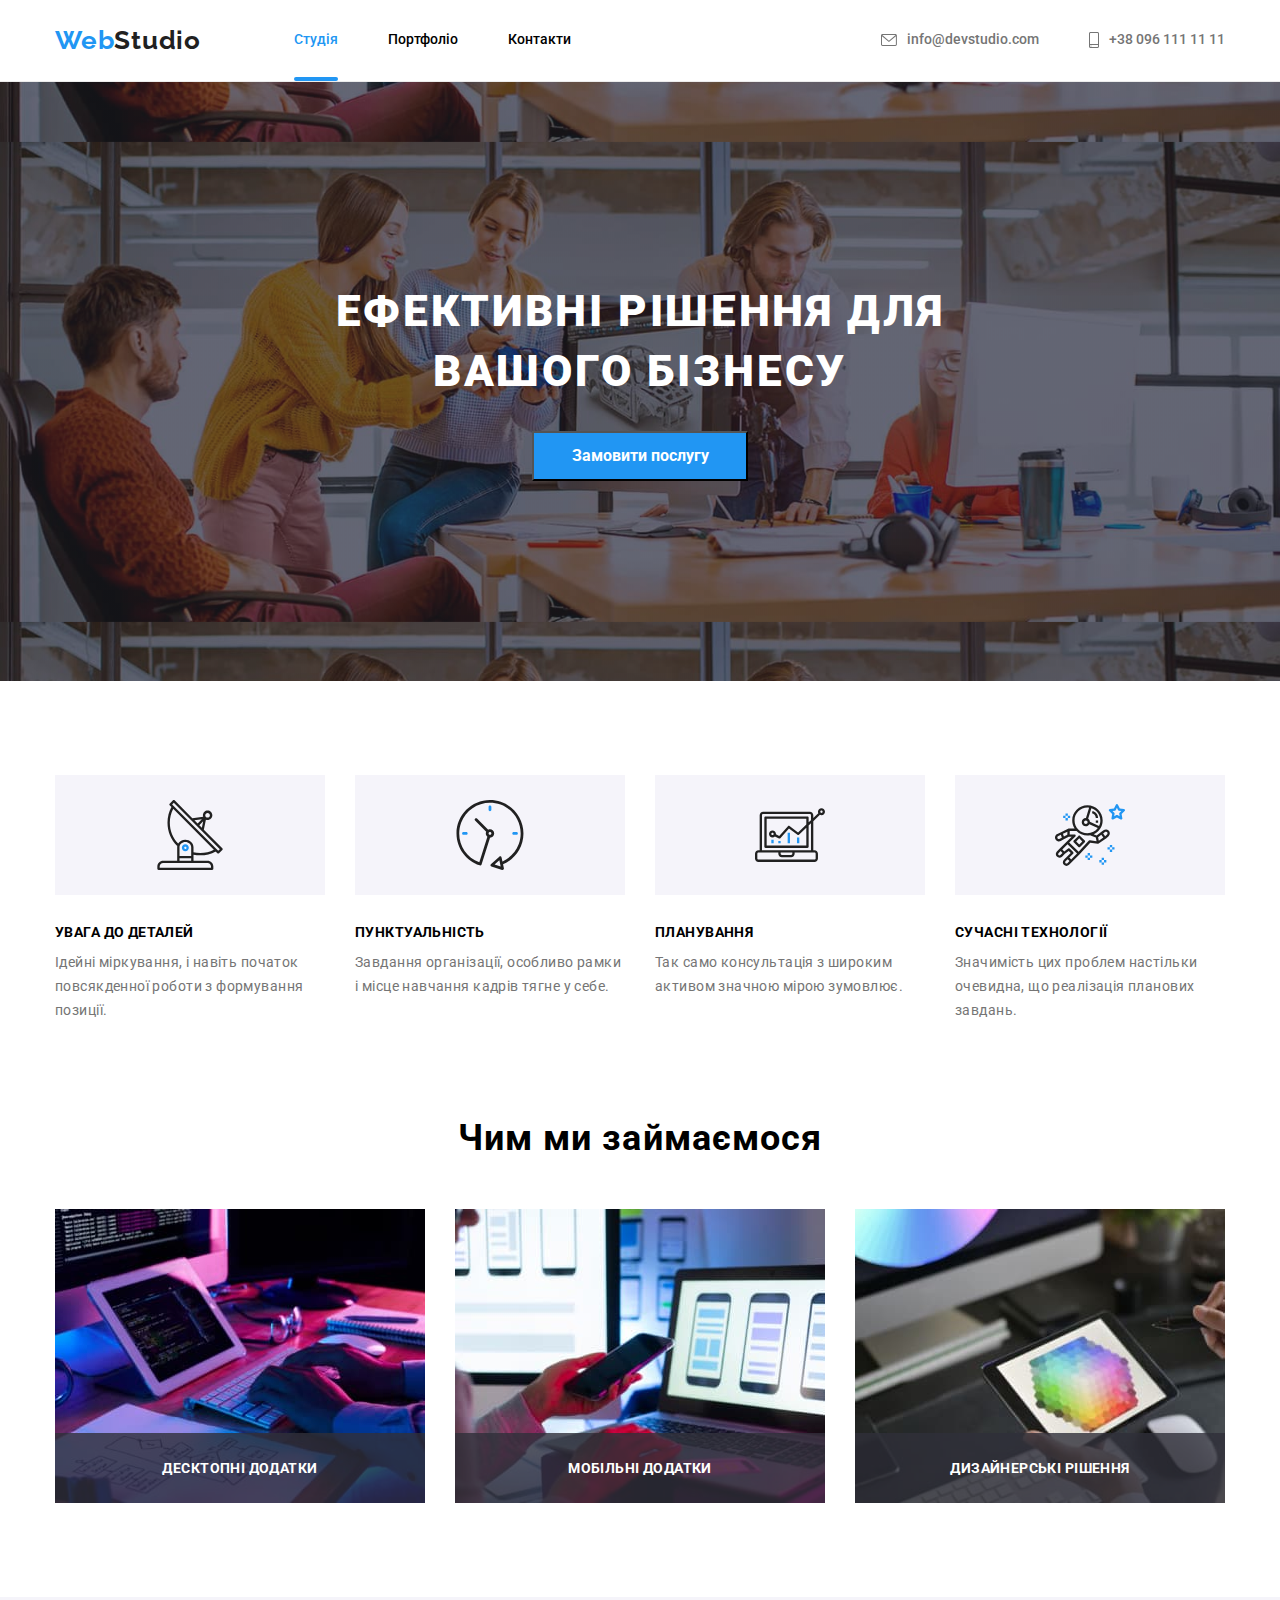
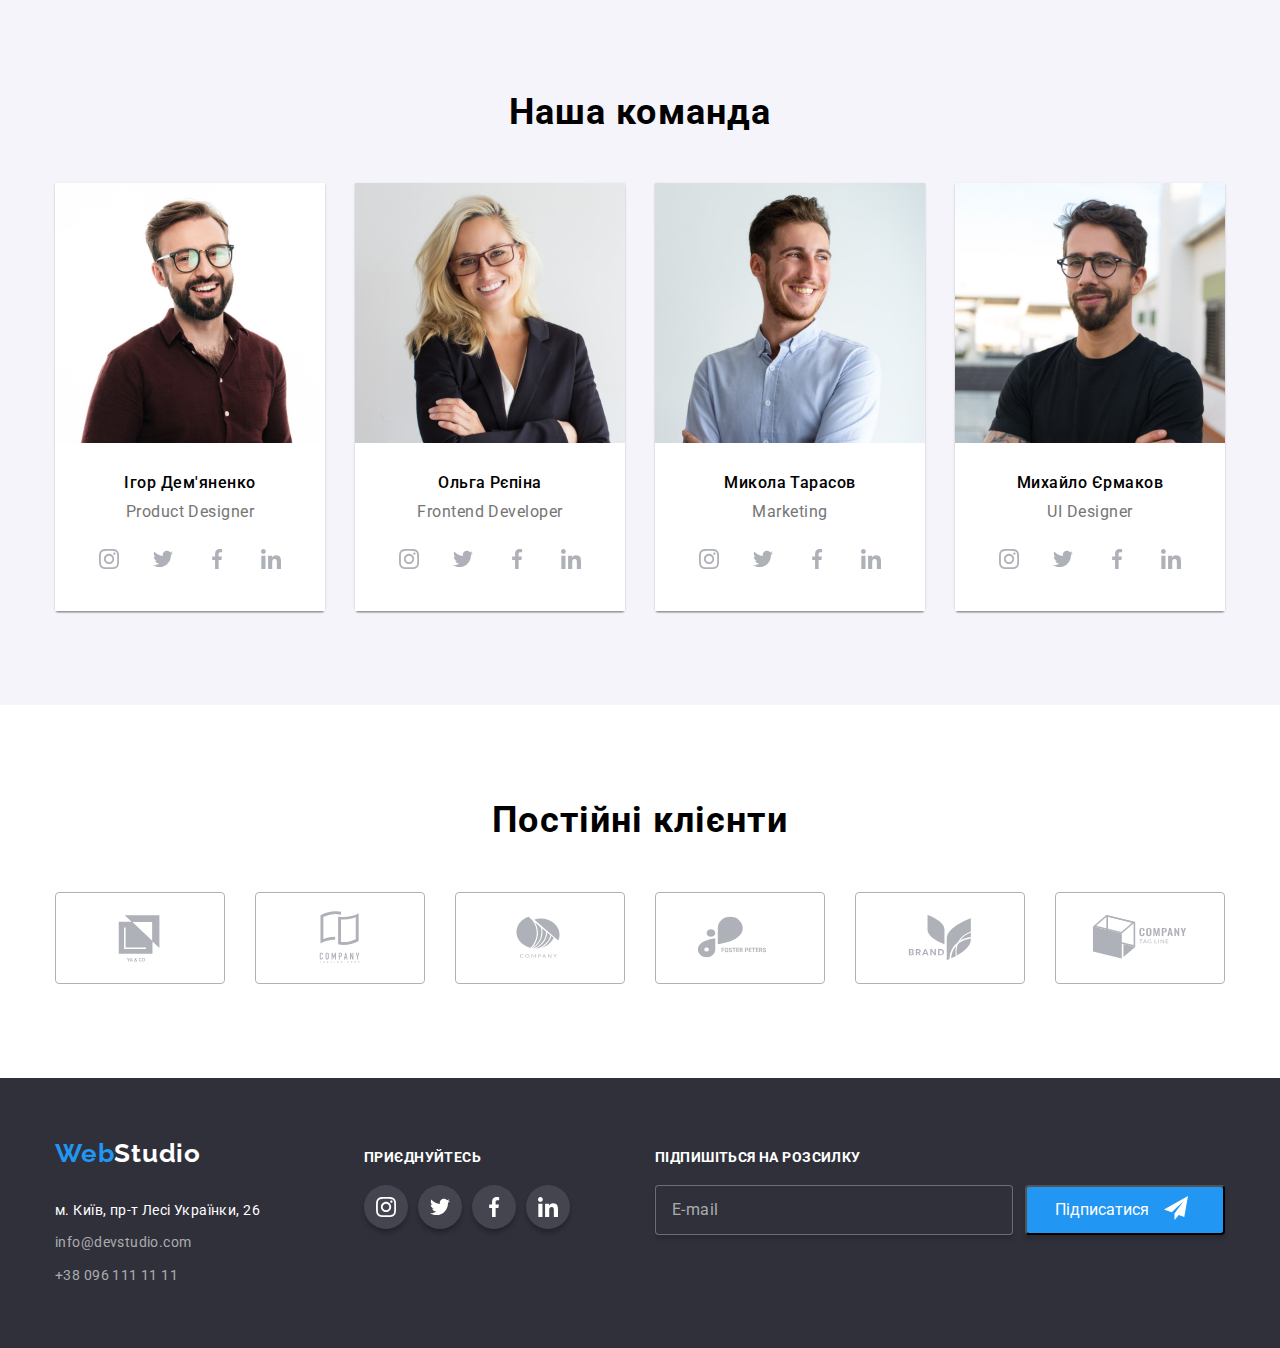
<file: index.html>
<!DOCTYPE html>
<html lang="uk">

<head>
  <meta charset="UTF-8" />
  <meta http-equiv="X-UA-Compatible" content="IE=edge" />
  <meta name="viewport" content="width=device-width, initial-scale=1.0" />
  <title>Web Studio</title>
  <link href="https://fonts.googleapis.com/css2?family=Raleway:wght@700&family=Roboto:wght@400;500;700;900&display=swap"
    rel="stylesheet" />
  <link rel="stylesheet"
    href="https://cdnjs.cloudflare.com/ajax/libs/modern-normalize/1.1.0/modern-normalize.min.css" />
  <!-- <link rel="stylesheet" href="./css/style.css" /> -->
  <link rel="stylesheet" href="./css/main.min.css" />
</head>

<body>
  <!-- Шапка сайта -->
  <header>
    <div class="container main-block">
      <nav class="logo-block">

        <a href="./index.html" class="logo-block__link">
          <span class="logo-block__firstword">Web</span>Studio
        </a>

        <ul class="list">
          <li class="list__item"><a href="" class="list__links--studcolor">Студія
            </a>


          </li>
          <li class="list__item"><a href="./portfolio.html" class="list__links">Портфоліо</a></li>
          <li class="list__item"><a href="" class="list__links">Контакти</a></li>
        </ul>
      </nav>
      <ul class="list">
        <li class="list__item">

          <a href="mailto:info@devstudio.com" class="list__links connection">
            <svg class="special-icon" width="16" height="12">
              <use href="./Image/icons.svg#icon-envelope"></use>
            </svg>
            info@devstudio.com
          </a>
        </li>
        <li class="list__item">
          <a href="tel:+380961111111" class="list__links connection">
            <svg class="special-icon" width="10" height="16">
              <use href="./Image/icons.svg#icon-smartphone"></use>
            </svg>
            +38 096 111 11 11</a>
        </li>
      </ul>
    </div>
  </header>
  <main>
    <!-- Герой. Первая секция -->
    <section class="hero section">
      <div class="container">
        <h1 class="hero__topic">Ефективні рішення для вашого бізнесу</h1>

        <button type="button" class="hero__button" data-modal-open>Замовити послугу</button>
      </div>
    </section>
    <!-- Вторая секция -->

    <section class="section section-parament">
      <div class="container">
        <!-- <h2>Друга секція про те як ми працюємо</h2> -->
        <ul class="paraments">
          <li class="paraments__link">
            <div class="paraments__item">
              <svg class="paraments__icon" width="70" height="70">
                <use href="./Image/icons.svg#icon-antenna"></use>
              </svg>
            </div>
            <h3 class="advant">УВАГА ДО ДЕТАЛЕЙ</h3>
            <p class="advant__text">
              Ідейні міркування, і навіть початок повсякденної роботи з
              формування позиції.
            </p>
          </li>
          <li class="paraments__link">
            <div class="paraments__item">
              <svg class="paraments__icon" width="70" height="70">
                <use href="./Image/icons.svg#icon-clock"></use>
              </svg>
            </div>
            <h3 class="advant">ПУНКТУАЛЬНІСТЬ</h3>
            <p class="advant__text">
              Завдання організації, особливо рамки і місце навчання кадрів тягне
              у себе.
            </p>
          </li>
          <li class="paraments__link">
            <div class="paraments__item">
              <svg class="paraments__icon" width="70" height="70">
                <use href="./Image/icons.svg#icon-diagram"></use>
              </svg>
            </div>
            <h3 class="advant">ПЛАНУВАННЯ</h3>
            <p class="advant__text">
              Так само консультація з широким активом значною мірою зумовлює.
            </p>
          </li>
          <li class="paraments__link">
            <div class="paraments__item">
              <svg class="paraments__icon" width="70" height="70">
                <use href="./Image/icons.svg#icon-astronaut"></use>
              </svg>
            </div>
            <h3 class="advant">СУЧАСНІ ТЕХНОЛОГІЇ</h3>
            <p class="advant__text">
              Значимість цих проблем настільки очевидна, що реалізація планових
              завдань.
            </p>
          </li>
        </ul>
      </div>
    </section>

    <!-- Третья секция -->

    <section class="section">
      <div class="container">
        <h2 class="about-us">Чим ми займаємося</h2>
        <ul class="third-blocks">
          <li class="third-blocks__item">
            <img src="./Image/box1.jpg" alt="Робота з моноблоком" width="370" class="third-blocks__picter" />
            <div class="posa-picter">
              <p class="posa-picter__text">Десктопні додатки</p>
            </div>
          </li>
          <li class="third-blocks__item">
            <img src="./Image/box2.jpg" alt="Робота з лептопом" width="370" class="third-blocks__picter" />
            <div class="posa-picter">
              <p class="posa-picter__text">Мобільні додатки</p>
            </div>
          </li>
          <li class="third-blocks__item">
            <img src="./Image/box3.jpg" alt="Робота з планшетом" width="370" class="third-blocks__picter" />
            <div class="posa-picter">
              <p class="posa-picter__text">Дизайнерські рішення</p>
            </div>
          </li>
        </ul>
      </div>
    </section>

    <!-- Четвертая секция -->

    <section class="section sectoin-color">
      <div class="container">

        <h2 class="about-us">Наша команда</h2>
        <ul class="team">
          <li class="team__item">
            <img src="./Image/img1.jpg" alt="Ігор Дем'яненко" width="270" class="team__foto" />
            <div class="card">
              <h3 class="card__name">Ігор Дем'яненко</h3>
              <p class="card__prof">Product Designer</p>
              <ul class="social-list">
                <li class="social-list__item">
                  <a href="" class="social-list__link">
                    <svg class="social-list__icon" width="20" height="20">
                      <use href="./Image/icons.svg#icon-instagram"></use>
                    </svg>
                  </a>
                </li>
                <li class="social-list__item">
                  <a href="" class="social-list__link">
                    <svg class="social-list__icon" width="20" height="20">
                      <use href="./Image/icons.svg#icon-twitter"></use>
                    </svg>
                  </a>
                </li>
                <li class="social-list__item">
                  <a href="" class="social-list__link">
                    <svg class="social-list__icon" width="20" height="20">
                      <use href="./Image/icons.svg#icon-facebook"></use>
                    </svg>
                  </a>
                </li>
                <li class="social-list__item">
                  <a href="" class="social-list__link">
                    <svg class="social-list__icon" width="20" height="20">
                      <use href="./Image/icons.svg#icon-linkedin"></use>
                    </svg>
                  </a>
                </li>
              </ul>
            </div>
          </li>
          <li class="team__item">
            <img src="./Image/img2.jpg" alt="Ольга Рєпіна" width="270" class="team__foto" />
            <div class="card">
              <h3 class="card__name">Ольга Рєпіна</h3>
              <p class="card__prof">Frontend Developer</p>
              <ul class="social-list">
                <li class="social-list__item">
                  <a href="" class="social-list__link">
                    <svg class="social-list__icon" width="20" height="20">
                      <use href="./Image/icons.svg#icon-instagram"></use>
                    </svg>
                  </a>
                </li>
                <li class="social-list__item">
                  <a href="" class="social-list__link">
                    <svg class="social-list__icon" width="20" height="20">
                      <use href="./Image/icons.svg#icon-twitter"></use>
                    </svg>
                  </a>
                </li>
                <li class="social-list__item">
                  <a href="" class="social-list__link">
                    <svg class="social-list__icon" width="20" height="20">
                      <use href="./Image/icons.svg#icon-facebook"></use>
                    </svg>
                  </a>
                </li>
                <li class="social-list__item">
                  <a href="" class="social-list__link">
                    <svg class="social-list__icon" width="20" height="20">
                      <use href="./Image/icons.svg#icon-linkedin"></use>
                    </svg>
                  </a>
                </li>
              </ul>
            </div>
          </li>
          <li class="team__item">
            <img src="./Image/img3.jpg" alt="Микола Тарасов" width="270" class="team__foto" />
            <div class="card">
              <h3 class="card__name">Микола Тарасов</h3>
              <p class="card__prof">Marketing</p>
              <ul class="social-list">
                <li class="social-list__item">
                  <a href="" class="social-list__link">
                    <svg class="social-list__icon" width="20" height="20">
                      <use href="./Image/icons.svg#icon-instagram"></use>
                    </svg>
                  </a>
                </li>
                <li class="social-list__item">
                  <a href="" class="social-list__link">
                    <svg class="social-list__icon" width="20" height="20">
                      <use href="./Image/icons.svg#icon-twitter"></use>
                    </svg>
                  </a>
                </li>
                <li class="social-list__item">
                  <a href="" class="social-list__link">
                    <svg class="social-list__icon" width="20" height="20">
                      <use href="./Image/icons.svg#icon-facebook"></use>
                    </svg>
                  </a>
                </li>
                <li class="social-list__item">
                  <a href="" class="social-list__link">
                    <svg class="social-list__icon" width="20" height="20">
                      <use href="./Image/icons.svg#icon-linkedin"></use>
                    </svg>
                  </a>
                </li>
              </ul>
            </div>
          </li>
          <li class="team__item">
            <img src="./Image/img4.jpg" alt="Михайло Єрмаков" width="270" class="team__foto" />
            <div class="card">
              <h3 class="card__name">Михайло Єрмаков</h3>
              <p class="card__prof">UI Designer</p>
              <ul class="social-list">
                <li class="social-list__item">
                  <a href="" class="social-list__link">
                    <svg class="social-list__icon" width="20" height="20">
                      <use href="./Image/icons.svg#icon-instagram"></use>
                    </svg>
                  </a>
                </li>
                <li class="social-list__item">
                  <a href="" class="social-list__link">
                    <svg class="social-list__icon" width="20" height="20">
                      <use href="./Image/icons.svg#icon-twitter"></use>
                    </svg>
                  </a>
                </li>
                <li class="social-list__item">
                  <a href="" class="social-list__link">
                    <svg class="social-list__icon" width="20" height="20">
                      <use href="./Image/icons.svg#icon-facebook"></use>
                    </svg>
                  </a>
                </li>
                <li class="social-list__item">
                  <a href="" class="social-list__link">
                    <svg class="social-list__icon" width="20" height="20">
                      <use href="./Image/icons.svg#icon-linkedin"></use>
                    </svg>
                  </a>
                </li>
              </ul>
            </div>
          </li>
        </ul>
      </div>
    </section>

    <!-- П`ята секція -->

    <section class="section">
      <div class="container">
        <h2 class="about-us">Постійні клієнти</h2>


        <ul class="compani">
          <li class="compani__item">
            <a href="" class="compani__link">
              <svg class="compani__icon" width="106" height="60">
                <use href="./Image/icons.svg#icon-Logo"></use>
              </svg>
            </a>
          </li>
          <li class="compani__item">
            <a href="" class="compani__link">
              <svg class="compani__icon" width="106" height="60">
                <use href="./Image/icons.svg#icon-Logo_2"></use>
              </svg>
            </a>
          </li>
          <li class="compani__item">
            <a href="" class="compani__link">
              <svg class="compani__icon" width="106" height="60">
                <use href="./Image/icons.svg#icon-Logo_3"></use>
              </svg>
            </a>
          </li>
          <li class="compani__item">
            <a href="" class="compani__link">
              <svg class="compani__icon" width="106" height="60">
                <use href="./Image/icons.svg#icon-Logo_4"></use>
              </svg>
            </a>
          </li>
          <li class="compani__item">
            <a href="" class="compani__link">
              <svg class="compani__icon" width="106" height="60">
                <use href="./Image/icons.svg#icon-Logo_5"></use>
              </svg>
            </a>
          </li>
          <li class="compani__item">
            <a href="" class="compani__link">
              <svg class="compani__icon" width="106" height="60">
                <use href="./Image/icons.svg#icon-Logo_6"></use>
              </svg>
            </a>
          </li>
        </ul>
      </div>

    </section>

  </main>
  <!-- Футер -->
  <footer class="footer-color">
    <div class="container footer-container">
      <div class="footer-adress">
        <a href="./index.html" class="logo-block__link secondword">
          <span class="logo-block__firstword">Web</span>Studio
        </a>

        <address class="all-adress">
          <span class="all-adress__post"> м. Київ, пр-т Лесі Українки, 26 </span>
          <a href="mailto:info@devstudio.com" class="all-adress__mail">info@devstudio.com</a>
          <a href="tel:+380961111111" class="all-adress__phone tlf-foot">+38 096 111 11 11</a>
        </address>
      </div>
      <div class="footer-icon">
        <h3 class="footer-icon__articl">приєднуйтесь</h3>
        <ul class="social-list">
          <li class="social-list__item">
            <a href="" class="social-list__link foot-link">
              <svg class="social-list__icon foot-social" width="20" height="20">
                <use href="./Image/icons.svg#icon-instagram"></use>
              </svg>
            </a>
          </li>
          <li class="social-list__item">
            <a href="" class="social-list__link foot-link">
              <svg class="social-list__icon foot-social" width="20" height="20">
                <use href="./Image/icons.svg#icon-twitter"></use>
              </svg>
            </a>
          </li>
          <li class="social-list__item">
            <a href="" class="social-list__link foot-link">
              <svg class="social-list__icon foot-social" width="20" height="20">
                <use href="./Image/icons.svg#icon-facebook"></use>
              </svg>
            </a>
          </li>
          <li class="social-list__item">
            <a href="" class="social-list__link foot-link">
              <svg class="social-list__icon foot-social" width="20" height="20">
                <use href="./Image/icons.svg#icon-linkedin"></use>
              </svg>
            </a>
          </li>
        </ul>
      </div>
      <div class="form-mail">
        <h3 class="footer-icon__articl">Підпишіться на розсилку</h3>
        <form class="form-conect">

          <input type="email" name="conectmail" class="form-conect__input" autocomplete="email" placeholder="E-mail" />
          <button type="submit" class="form-conect__button">
            Підписатися</button>
          <svg class="form-conect__telega" width="24" height="24">
            <use href="./Image/icons.svg#icon-send"></use>
          </svg>

        </form>
      </div>
    </div>
  </footer>
  <!-- Modal window -->
  <div class="backdrop is-hidden" data-modal>
    <div class="modal">
      <h2 class="modal__text">Залиште свої дані, ми вам передзвонимо</h2>

      <form class="form" autocomplete="on">

        <label class="form__label" for="name">
          <span class="form__text">Ім'я</span>
        </label>
        <div class="form-icon">
          <input type="text" name="name" id="name" class="form-icon__input" />
          <svg class="form-icon__name" width="12" height="12">
            <use href="./Image/icons.svg#icon-man"></use>
          </svg>


        </div>

        <label for="tel" class="form__label">
          <span class="form__text">Телефон</span>
        </label>
        <div class="form-icon">
          <input type="tel" name="tel" id="tel" class="form-icon__input" />
          <svg class="form-icon__name" width="12" height="12">
            <use href="./Image/icons.svg#icon-phone"></use>
          </svg>

        </div>

        <label for="email" class="form__label">
          <span class="form__text">Пошта</span>
        </label>
        <div class="form-icon">
          <input type="email" name="email" id="email" class="form-icon__input" autocomplete="email" />
          <svg class="form-icon__name" width="12" height="12">
            <use href="./Image/icons.svg#icon-mail"></use>
          </svg>

        </div>

        <label for="comment" class="form__label">
          <span class="form__text">Коментар</span>
        </label>
        <div class="form-icon">
          <textarea name="comment" id="comment" rows="8" placeholder="Введіть текст"
            class="form-icon__textarea"></textarea>

        </div>
        <div class="check">
          <label for="police-checkbox" class="check__label">
            <input name="accept" type="checkbox" class="check__acc" id="police-checkbox" />
            <svg class="check__icon" width="15" height="15">
              <use href="./Image/icons.svg#icon-checkbox"></use>
            </svg>

            Погоджуюся з розсилкою та приймаю <a href="" class="check__link">Умови договору</a>

          </label>
        </div>
        <button type="submit" class="button-submit">Відправити</button>
      </form>
      <button type="button" class="button-submit__close" data-modal-close>
        <svg class="button-submit__icon" width="18" height="18">
          <use href="./Image/icons.svg#icon-close"></use>
        </svg>
      </button>

    </div>
  </div>
  <script src="./js/modal.js"></script>
</body>

</html>
</file>
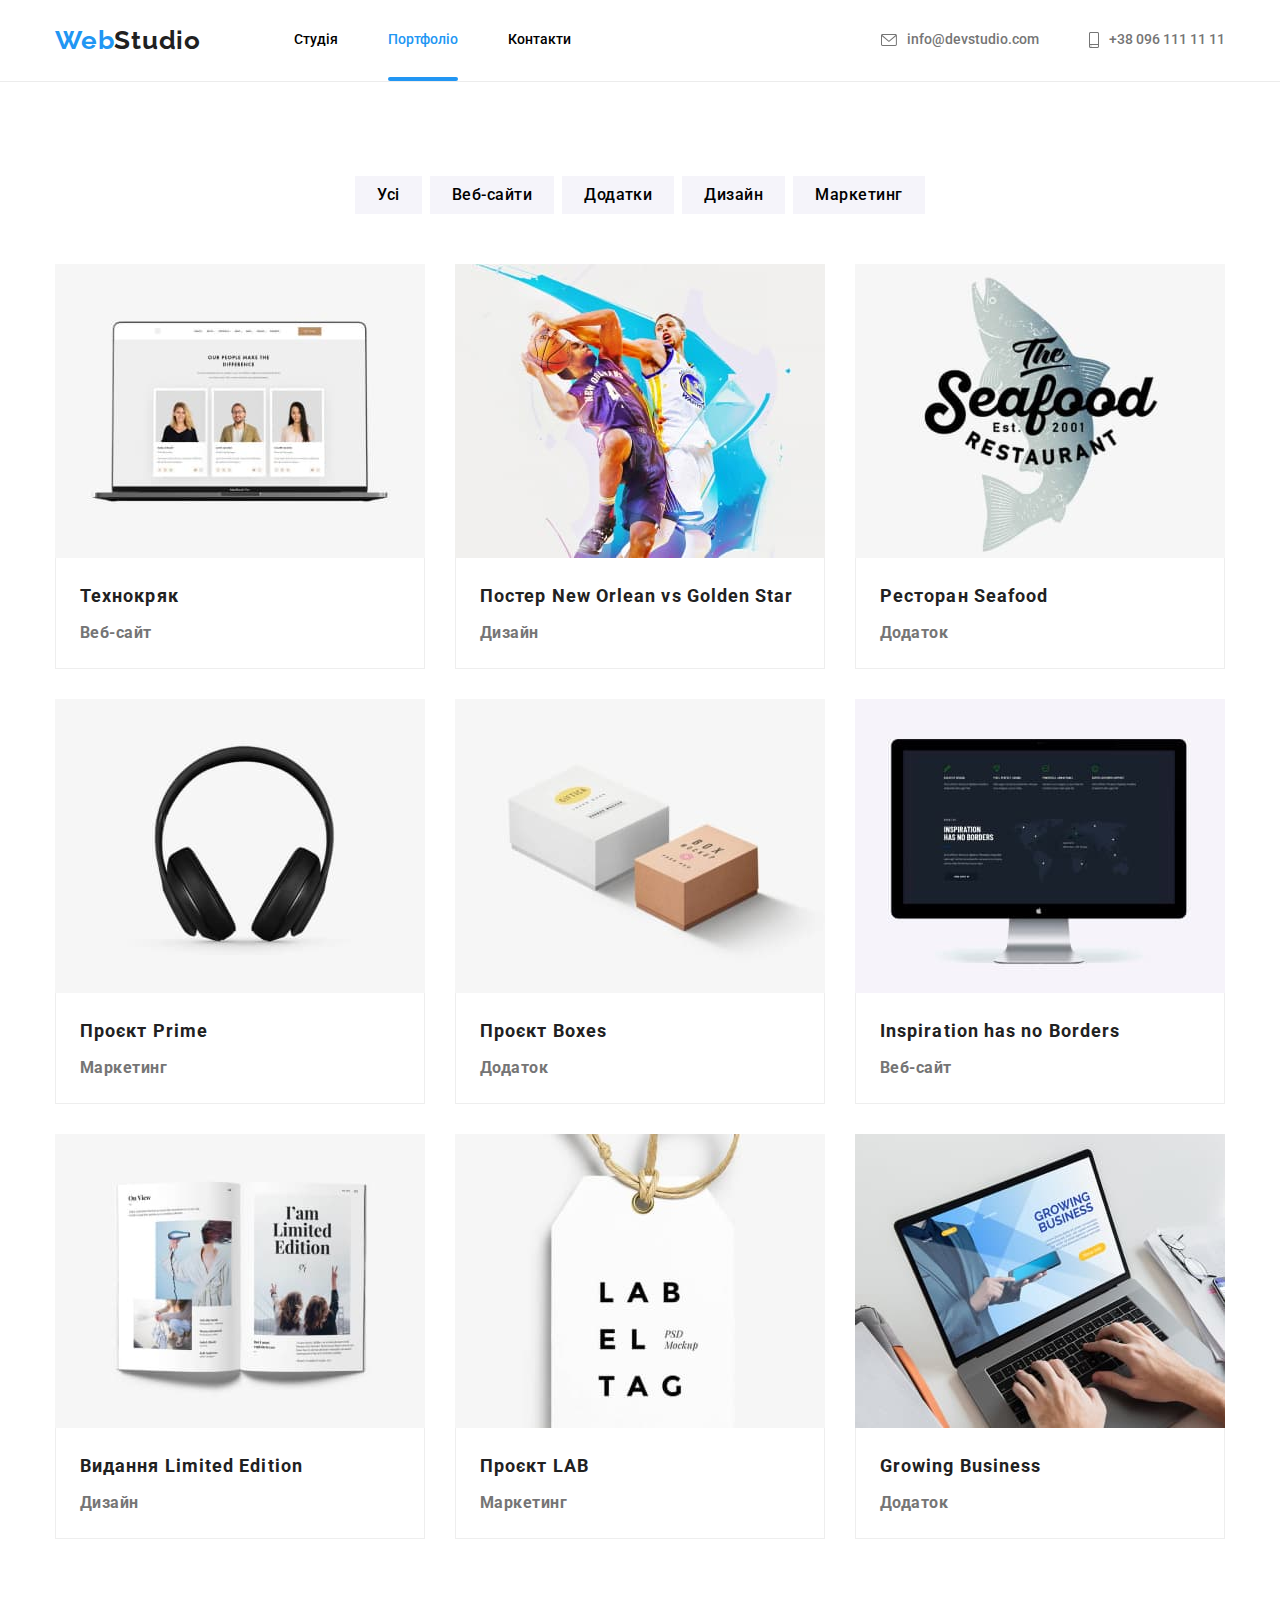
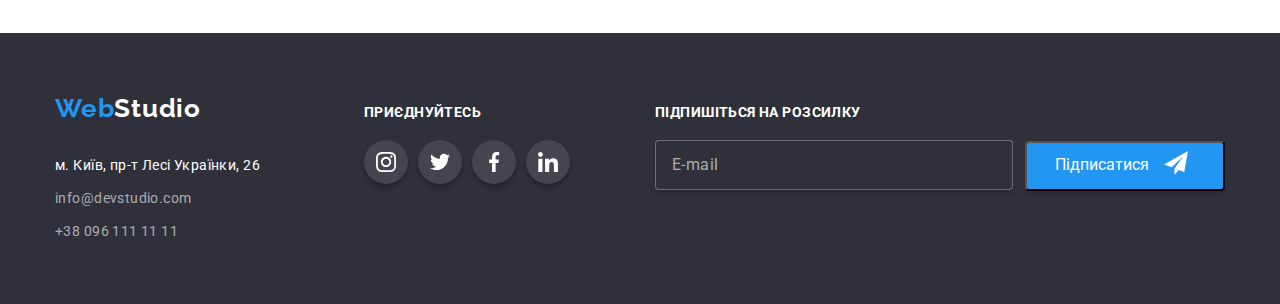
<file: portfolio.html>
<!DOCTYPE html>
<html lang="uk">

<head>
  <meta charset="UTF-8" />
  <meta http-equiv="X-UA-Compatible" content="IE=edge" />
  <meta name="viewport" content="width=device-width, initial-scale=1.0" />
  <title>Portfolio</title>
  <link href="https://fonts.googleapis.com/css2?family=Raleway:wght@700&family=Roboto:wght@400;500;700;900&display=swap"
    rel="stylesheet" />
  <link rel="stylesheet"
    href="https://cdnjs.cloudflare.com/ajax/libs/modern-normalize/1.1.0/modern-normalize.min.css" />
  <!-- <link rel="stylesheet" href="./css/style.css" /> -->
  <link rel="stylesheet" href="./css/main.min.css" />
</head>

<body>
  <header>
    <div class="container main-block">
      <nav class="logo-block">
        <a href="./index.html" class="logo-block__link">
          <span class="logo-block__firstword">Web</span>Studio
        </a>
        <ul class="list">
          <li class="list__item"><a href="./index.html" class="list__links">Студія</a></li>
          <li class="list__item">
            <a href="" class="list__links--studcolor">Портфоліо</a>
          </li>
          <li class="list__item"><a href="" class="list__links">Контакти</a></li>
        </ul>
      </nav>
      <ul class="list">
        <li class="list__item">
          <a href="mailto:info@devstudio.com" class="list__links connection">
            <svg class="special-icon" width="16" height="12">
              <use href="./Image/icons.svg#icon-envelope"></use>
            </svg>
            info@devstudio.com
          </a>
        </li>
        <li class="list__item">
          <a href="tel:+380961111111" class="list__links connection">
            <svg class="special-icon" width="10" height="16">
              <use href="./Image/icons.svg#icon-smartphone"></use>
            </svg>
            +38 096 111 11 11</a>
        </li>
      </ul>
    </div>
  </header>

  <main>
    <!-- <h1>Це є секція герої</h1> -->
    <section class="section">
      <div class="container">
        <ul class="buttom-section">
          <li class="buttom-section__item"><button type="button" class="buttom-section__portfol">Усі</button></li>
          <li class="buttom-section__item"><button type="button" class="buttom-section__portfol">Веб-сайти</button></li>
          <li class="buttom-section__item"><button type="button" class="buttom-section__portfol">Додатки</button></li>
          <li class="buttom-section__item"><button type="button" class="buttom-section__portfol">Дизайн</button></li>
          <li class="buttom-section__item"><button type="button" class="buttom-section__portfol">Маркетинг</button></li>
        </ul>

        <!-- <h2>Це роботи студії</h2> -->
        <ul class="our-block">
          <li class="our-block__item">
            <a href="" class="our-block__name-client">
              <div class="client">
                <img src="./Image/portfolio1.jpg" alt="Технокряк" width="370" class="client__foto" />
                <div class="overlay">
                  <p class="overlay__text">Ресурс пропонує комплексні пропозиції з різним рівнем функціоналу та
                    сервісів. Все
                    це
                    дозволить
                    відвідувачу отримати
                    вичерпні відомості про компанію чи приватну особу.</p>
                </div>
              </div>
              <div class="firma">
                <h3 class="firma__client">Технокряк</h3>
                <p class="firma__text">Веб-сайт</p>
              </div>
            </a>
          </li>
          <li class="our-block__item">
            <a href="" class="our-block__name-client">
              <div class="client">
                <img src="./Image/portfolio2.jpg" alt="Постер New Orlean vs Golden Star" width="370"
                  class="client__foto" />
                <div class="overlay">
                  <p class="overlay__text">Ресурс пропонує комплексні пропозиції з різним рівнем функціоналу та
                    сервісів. Все
                    це
                    дозволить
                    відвідувачу отримати
                    вичерпні відомості про компанію чи приватну особу.</p>
                </div>
              </div>
              <div class="firma">
                <h3 class="firma__client">Постер New Orlean vs Golden Star</h3>
                <p class="firma__text">Дизайн</p>
              </div>
            </a>
          </li>
          <li class="our-block__item">
            <a href="" class="our-block__name-client">
              <div class="client">
                <img src="./Image/portfolio3.jpg" alt="Ресторан Seafood" width="370" class="client__foto" />
                <div class="overlay">
                  <p class="overlay__text">Ресурс пропонує комплексні пропозиції з різним рівнем функціоналу та
                    сервісів. Все
                    це
                    дозволить
                    відвідувачу отримати
                    вичерпні відомості про компанію чи приватну особу.</p>
                </div>
              </div>
              <div class="firma">
                <h3 class="firma__client">Ресторан Seafood</h3>
                <p class="firma__text">Додаток</p>
              </div>
            </a>
          </li>
          <li class="our-block__item">
            <a href="" class="our-block__name-client">
              <div class="client">
                <img src="./Image/portfolio4.jpg" alt="Проєкт Prime" width="370" class="client__foto" />
                <div class="overlay">
                  <p class="overlay__text">Ресурс пропонує комплексні пропозиції з різним рівнем функціоналу та
                    сервісів. Все
                    це
                    дозволить
                    відвідувачу отримати
                    вичерпні відомості про компанію чи приватну особу.</p>
                </div>
              </div>
              <div class="firma">
                <h3 class="firma__client">Проєкт Prime</h3>
                <p class="firma__text">Маркетинг</p>
              </div>
            </a>
          </li>
          <li class="our-block__item">
            <a href="" class="our-block__name-client">
              <div class="client">
                <img src="./Image/portfolio5.jpg" alt="Проєкт Boxes" width="370" class="client__foto" />
                <div class="overlay">
                  <p class="overlay__text">Ресурс пропонує комплексні пропозиції з різним рівнем функціоналу та
                    сервісів. Все
                    це
                    дозволить
                    відвідувачу отримати
                    вичерпні відомості про компанію чи приватну особу.</p>
                </div>
              </div>
              <div class="firma">
                <h3 class="firma__client">Проєкт Boxes</h3>
                <p class="firma__text">Додаток</p>
              </div>
            </a>
          </li>
          <li class="our-block__item">
            <a href="" class="our-block__name-client">
              <div class="client">
                <img src="./Image/portfolio6.jpg" alt="Inspiration has no Borders" width="370" class="client__foto" />
                <div class="overlay">
                  <p class="overlay__text">Ресурс пропонує комплексні пропозиції з різним рівнем функціоналу та
                    сервісів. Все
                    це
                    дозволить
                    відвідувачу отримати
                    вичерпні відомості про компанію чи приватну особу.</p>
                </div>
              </div>
              <div class="firma">
                <h3 class="firma__client">Inspiration has no Borders</h3>
                <p class="firma__text">Веб-сайт</p>
              </div>
            </a>
          </li>
          <li class="our-block__item">
            <a href="" class="our-block__name-client">
              <div class="client">
                <img src="./Image/portfolio7.jpg" alt="Видання Limited Edition" width="370" class="client__foto" />
                <div class="overlay">
                  <p class="overlay__text">Ресурс пропонує комплексні пропозиції з різним рівнем функціоналу та
                    сервісів. Все
                    це
                    дозволить
                    відвідувачу отримати
                    вичерпні відомості про компанію чи приватну особу.</p>
                </div>
              </div>
              <div class="firma">
                <h3 class="firma__client">Видання Limited Edition</h3>
                <p class="firma__text">Дизайн</p>
              </div>
            </a>
          </li>
          <li class="our-block__item">
            <a href="" class="our-block__name-client">
              <div class="client">
                <img src="./Image/portfolio8.jpg" alt="Проєкт LAB" width="370" class="client__foto" />
                <div class="overlay">
                  <p class="overlay__text">Ресурс пропонує комплексні пропозиції з різним рівнем функціоналу та
                    сервісів. Все
                    це
                    дозволить
                    відвідувачу отримати
                    вичерпні відомості про компанію чи приватну особу.</p>
                </div>
              </div>
              <div class="firma">
                <h3 class="firma__client">Проєкт LAB</h3>
                <p class="firma__text">Маркетинг</p>
              </div>
            </a>
          </li>
          <li class="our-block__item">
            <a href="" class="our-block__name-client">
              <div class="client">
                <img src="./Image/portfolio9.jpg" alt="Growing Business" width="370" class="client__foto" />
                <div class="overlay">
                  <p class="overlay__text">Ресурс пропонує комплексні пропозиції з різним рівнем функціоналу та
                    сервісів. Все
                    це
                    дозволить
                    відвідувачу отримати
                    вичерпні відомості про компанію чи приватну особу.</p>
                </div>
              </div>
              <div class="firma">
                <h3 class="firma__client">Growing Business</h3>
                <p class="firma__text">Додаток</p>
              </div>
            </a>
          </li>
        </ul>
      </div>
    </section>
  </main>
  <!-- Footer -->
  <footer class="footer-color">
    <div class="container footer-container">
      <div class="footer-adress">
        <a href="./index.html" class="logo-block__link secondword">
          <span class="logo-block__firstword">Web</span>Studio
        </a>

        <address class="all-adress">
          <span class="all-adress__post"> м. Київ, пр-т Лесі Українки, 26 </span>
          <a href="mailto:info@devstudio.com" class="all-adress__mail">info@devstudio.com</a>
          <a href="tel:+380961111111" class="all-adress__phone tlf-foot">+38 096 111 11 11</a>
        </address>
      </div>
      <div class="footer-icon">
        <h3 class="footer-icon__articl">приєднуйтесь</h3>
        <ul class="social-list">
          <li class="social-list__item">
            <a href="" class="social-list__link foot-link">
              <svg class="social-list__icon foot-social" width="20" height="20">
                <use href="./Image/icons.svg#icon-instagram"></use>
              </svg>
            </a>
          </li>
          <li class="social-list__item">
            <a href="" class="social-list__link foot-link">
              <svg class="social-list__icon foot-social" width="20" height="20">
                <use href="./Image/icons.svg#icon-twitter"></use>
              </svg>
            </a>
          </li>
          <li class="social-list__item">
            <a href="" class="social-list__link foot-link">
              <svg class="social-list__icon foot-social" width="20" height="20">
                <use href="./Image/icons.svg#icon-facebook"></use>
              </svg>
            </a>
          </li>
          <li class="social-list__item">
            <a href="" class="social-list__link foot-link">
              <svg class="social-list__icon foot-social" width="20" height="20">
                <use href="./Image/icons.svg#icon-linkedin"></use>
              </svg>
            </a>
          </li>
        </ul>
      </div>
      <div class="form-mail">
        <h3 class="footer-icon__articl">Підпишіться на розсилку</h3>
        <form class="form-conect">

          <input type="email" name="conectmail" class="form-conect__input" autocomplete="email" placeholder="E-mail">
          <button type="submit" class="form-conect__button">
            Підписатися</button>
          <svg class="form-conect__telega" width="24" height="24">
            <use href="./Image/icons.svg#icon-send"></use>
          </svg>

        </form>
      </div>
    </div>

  </footer>
</body>

</html>
</file>
<file: css/main.min.css>
:root{--color-white-fontbgr: #ffffff;--primary-text-color: #212121;--button-wordfirst-color: #2196f3;--text-other-color: #757575;--footer-herobgr-color: #2f303a;--adress-footer-color: rgba(255, 255, 255, 0.6);--button-portfolio-color: #f5f4fa;--primary-font-family: "Roboto", sans-serif;--second-font-family: "Raleway", sans-serif}header{border-bottom:1px solid #ececec}h1,h2,h3,h4,h5,h6,ul,p{margin:0;padding:0}body{background-color:var(--color-white-fontbgr);color:var(--primary-text-colo);font-family:var(--primary-font-family);font-style:normal}ul{list-style:none}.container{width:1200px;margin:0 auto;padding:0 15px}.section{padding-top:94px;padding-bottom:94px}.logo-block{display:-webkit-box;display:-ms-flexbox;display:flex;-webkit-box-align:center;-ms-flex-align:center;align-items:center}.logo-block__link{font-family:var(--second-font-family);font-weight:700;font-size:26px;line-height:1.19;letter-spacing:.03em;color:var(--primary-text-color);margin-right:93px;text-decoration:none}.logo-block__firstword{color:var(--button-wordfirst-color)}.list{display:-webkit-box;display:-ms-flexbox;display:flex}.list__links{display:block;font-weight:500;font-size:14px;line-height:1.14;color:var(--primary-text-colo);text-decoration:none;padding-top:32.4px;padding-bottom:32.4px;-webkit-transition:color 250ms cubic-bezier(0.4, 0, 0.2, 1);transition:color 250ms cubic-bezier(0.4, 0, 0.2, 1)}.list__links:hover,.list__links:focus{color:var(--button-wordfirst-color)}.list__links:hover .special-icon,.list__links:focus .special-icon{fill:var(--button-wordfirst-color)}.list__links--studcolor{display:block;position:relative;font-weight:500;font-size:14px;line-height:1.14;color:var(--button-wordfirst-color);text-decoration:none;padding-top:32.4px;padding-bottom:32.4px}.list__links--studcolor::after{content:" ";position:absolute;bottom:0;left:0;width:100%;height:4px;background-color:var(--button-wordfirst-color);border-radius:2px}.list__item:not(:last-child){margin-right:50px}.list .list__item:not(:last-child){margin-right:50px}.special-icon{fill:var(--text-other-color);margin-right:10px;-webkit-transition:fill 250ms cubic-bezier(0.4, 0, 0.2, 1);transition:fill 250ms cubic-bezier(0.4, 0, 0.2, 1)}.about-us{font-weight:700;font-size:36px;line-height:1.17;letter-spacing:.03em;text-align:center;margin-bottom:50px}.social-list{display:-webkit-box;display:-ms-flexbox;display:flex;-webkit-box-pack:justify;-ms-flex-pack:justify;justify-content:space-between}.social-list__link{display:-webkit-box;display:-ms-flexbox;display:flex;-webkit-box-align:center;-ms-flex-align:center;align-items:center;-webkit-box-pack:center;-ms-flex-pack:center;justify-content:center;width:44px;height:44px;background-color:var(--color-white-fontbgr);border-radius:50%;-webkit-transition:background-color 250ms cubic-bezier(0.4, 0, 0.2, 1);transition:background-color 250ms cubic-bezier(0.4, 0, 0.2, 1)}.social-list__link:hover,.social-list__link:focus{background-color:var(--button-wordfirst-color)}.social-list__link:hover .social-list__icon,.social-list__link:focus .social-list__icon{fill:var(--color-white-fontbgr)}.social-list__icon{fill:#afb1b8;-webkit-transition:fill 250ms cubic-bezier(0.4, 0, 0.2, 1);transition:fill 250ms cubic-bezier(0.4, 0, 0.2, 1)}.social-list__item:not(:last-child){margin-right:10px}.form{display:block;position:absolute;width:448px}.form__label{display:block;width:448px;height:14px;margin-bottom:4px}.form__text{display:block;font-family:var(--primary-font-family);font-style:normal;font-weight:400;font-size:12px;line-height:1.17;letter-spacing:.01em;color:var(--text-other-color)}.form-icon{position:relative;width:448px}.form-icon__input{display:block;width:100%;height:40px;border:1px solid rgba(33,33,33,.2);border-radius:4px;padding-left:42px;-webkit-transition:border-color 250ms cubic-bezier(0.4, 0, 0.2, 1);transition:border-color 250ms cubic-bezier(0.4, 0, 0.2, 1)}.form-icon__input:focus{outline:none;border-color:var(--button-wordfirst-color)}.form-icon__input:focus+.form-icon__name{fill:var(--button-wordfirst-color)}.form-icon__name{position:absolute;top:50%;left:15px;display:block;-webkit-transform:translateY(-50%);transform:translateY(-50%);-webkit-transition:fill 250ms cubic-bezier(0.4, 0, 0.2, 1);transition:fill 250ms cubic-bezier(0.4, 0, 0.2, 1)}.form-icon__textarea{display:block;resize:none;width:448px;height:120px;border:1px solid rgba(33,33,33,.2);border-radius:4px;padding:16px;-webkit-transition:border-color 250ms cubic-bezier(0.4, 0, 0.2, 1);transition:border-color 250ms cubic-bezier(0.4, 0, 0.2, 1)}.form-icon__textarea:focus{outline:none;border-color:var(--button-wordfirst-color)}.form-icon__textarea::-webkit-input-placeholder{font-family:var(--primary-font-family);font-style:normal;font-weight:400;font-size:12px;line-height:1.17;letter-spacing:.01em;color:rgba(117,117,117,.5)}.form-icon__textarea::-moz-placeholder{font-family:var(--primary-font-family);font-style:normal;font-weight:400;font-size:12px;line-height:1.17;letter-spacing:.01em;color:rgba(117,117,117,.5)}.form-icon__textarea:-ms-input-placeholder{font-family:var(--primary-font-family);font-style:normal;font-weight:400;font-size:12px;line-height:1.17;letter-spacing:.01em;color:rgba(117,117,117,.5)}.form-icon__textarea::-ms-input-placeholder{font-family:var(--primary-font-family);font-style:normal;font-weight:400;font-size:12px;line-height:1.17;letter-spacing:.01em;color:rgba(117,117,117,.5)}.form-icon__textarea::placeholder{font-family:var(--primary-font-family);font-style:normal;font-weight:400;font-size:12px;line-height:1.17;letter-spacing:.01em;color:rgba(117,117,117,.5)}.form-icon:not(:last-child){margin-bottom:10px}.check{display:-webkit-box;display:-ms-flexbox;display:flex;-webkit-box-align:center;-ms-flex-align:center;align-items:center;-webkit-box-pack:center;-ms-flex-pack:center;justify-content:center;margin-bottom:30px;margin-left:auto;margin-right:auto;margin-top:20px}.check__label{position:relative;display:block;font-family:var(--primary-font-family);font-style:normal;font-weight:400;font-size:14px;line-height:1.71;letter-spacing:.03em;color:var(--text-other-color)}.check__acc{-webkit-appearance:none;-moz-appearance:none;appearance:none}.check__acc:checked+.check__icon{background-color:var(--button-wordfirst-color);background-image:url(../Image/birdicon.svg);background-size:contain;background-origin:border-box;fill:var(--button-wordfirst-color)}.check__acc:focus+.check__icon{-webkit-box-shadow:0px 4px 4px rgba(0,0,255,.15);box-shadow:0px 4px 4px rgba(0,0,255,.15)}.check__icon{display:block;position:absolute;top:18%;left:-4.5%;margin-right:8.4px;-webkit-transition:fill 250ms cubic-bezier(0.4, 0, 0.2, 1);transition:fill 250ms cubic-bezier(0.4, 0, 0.2, 1)}.check__link{font-family:var(--primary-font-family);font-style:normal;font-weight:400;font-size:14px;line-height:1.71;letter-spacing:.03em;color:var(--button-wordfirst-color)}.button-submit{width:200px;height:50px;display:-webkit-box;display:-ms-flexbox;display:flex;-webkit-box-align:center;-ms-flex-align:center;align-items:center;text-align:center;padding:10pt 52px;outline:none;background:var(--button-wordfirst-color);-webkit-box-shadow:0px 4px 4px rgba(0,0,0,.15);box-shadow:0px 4px 4px rgba(0,0,0,.15);border-radius:4px;margin-left:auto;margin-right:auto;font-family:var(--primary-font-family);font-style:normal;font-weight:700;font-size:16px;line-height:1.88;letter-spacing:.06em;cursor:pointer;color:var(--color-white-fontbgr)}.button-submit__close{position:absolute;display:-webkit-box;display:-ms-flexbox;display:flex;-webkit-box-pack:center;-ms-flex-pack:center;justify-content:center;-webkit-box-align:center;-ms-flex-align:center;align-items:center;right:8px;top:8px;width:30px;height:30px;border-radius:50%;border:1px solid rgba(0,0,0,.1);background-color:rgba(0,0,0,0);padding:0;cursor:pointer}.button-submit__close:hover .button-submit__icon,.button-submit__close:focus .button-submit__icon{outline:none;fill:var(--button-wordfirst-color)}.button-submit__close:hover,.button-submit__close:focus{outline:none}.button-submit__icon{-webkit-transition:fill 250ms cubic-bezier(0.4, 0, 0.2, 1);transition:fill 250ms cubic-bezier(0.4, 0, 0.2, 1)}.button-submit__icon:focus,.button-submit__icon:hover{outline:none;fill:var(--button-wordfirst-color)}.buttom-section{display:-webkit-box;display:-ms-flexbox;display:flex;margin-bottom:50px;-webkit-box-pack:center;-ms-flex-pack:center;justify-content:center}.buttom-section__portfol{background-color:var(--button-portfolio-color);font-weight:500;font-size:16px;line-height:1.62;letter-spacing:.03em;cursor:pointer;padding-top:6px;padding-right:22px;padding-bottom:6px;padding-left:22px;border:none;-webkit-transition:color 250ms cubic-bezier(0.4, 0, 0.2, 1),background-color 250ms cubic-bezier(0.4, 0, 0.2, 1),-webkit-box-shadow 250ms cubic-bezier(0.4, 0, 0.2, 1);transition:color 250ms cubic-bezier(0.4, 0, 0.2, 1),background-color 250ms cubic-bezier(0.4, 0, 0.2, 1),-webkit-box-shadow 250ms cubic-bezier(0.4, 0, 0.2, 1);transition:box-shadow 250ms cubic-bezier(0.4, 0, 0.2, 1),color 250ms cubic-bezier(0.4, 0, 0.2, 1),background-color 250ms cubic-bezier(0.4, 0, 0.2, 1);transition:box-shadow 250ms cubic-bezier(0.4, 0, 0.2, 1),color 250ms cubic-bezier(0.4, 0, 0.2, 1),background-color 250ms cubic-bezier(0.4, 0, 0.2, 1),-webkit-box-shadow 250ms cubic-bezier(0.4, 0, 0.2, 1)}.buttom-section__portfol:hover,.buttom-section__portfol:focus{background-color:var(--button-wordfirst-color);color:var(--color-white-fontbgr);-webkit-box-shadow:0px 4px 4px rgba(0,0,0,.25);box-shadow:0px 4px 4px rgba(0,0,0,.25)}.buttom-section .buttom-section__item:not(:last-child){margin-right:8px}.our-block{display:-webkit-box;display:-ms-flexbox;display:flex;-ms-flex-wrap:wrap;flex-wrap:wrap}.our-block__item{margin-right:30px;margin-bottom:30px}.our-block__item:nth-child(3n){margin-right:0}.our-block__item:nth-last-child(-1n+3){margin-bottom:0}.our-block__name-client{display:block;font-weight:700;font-size:18px;line-height:2;letter-spacing:.06em;color:var(--primary-text-colo);text-decoration:none;-webkit-transition:opacity 250ms cubic-bezier(0.4, 0, 0.2, 1),-webkit-box-shadow 250ms cubic-bezier(0.4, 0, 0.2, 1);transition:opacity 250ms cubic-bezier(0.4, 0, 0.2, 1),-webkit-box-shadow 250ms cubic-bezier(0.4, 0, 0.2, 1);transition:box-shadow 250ms cubic-bezier(0.4, 0, 0.2, 1),opacity 250ms cubic-bezier(0.4, 0, 0.2, 1);transition:box-shadow 250ms cubic-bezier(0.4, 0, 0.2, 1),opacity 250ms cubic-bezier(0.4, 0, 0.2, 1),-webkit-box-shadow 250ms cubic-bezier(0.4, 0, 0.2, 1)}.our-block__name-client:hover,.our-block__name-client:focus{-webkit-box-shadow:0px 4px 4px rgba(0,0,0,.25);box-shadow:0px 4px 4px rgba(0,0,0,.25)}.our-block__name-client:hover .overlay__text,.our-block__name-client:focus .overlay__text{opacity:1}.our-block__name-client:hover .overlay,.our-block__name-client:focus .overlay{-webkit-transform:translateY(0);transform:translateY(0)}.main-block{display:-webkit-box;display:-ms-flexbox;display:flex;-webkit-box-align:center;-ms-flex-align:center;align-items:center;-webkit-box-pack:justify;-ms-flex-pack:justify;justify-content:space-between}.connection{display:-webkit-box;display:-ms-flexbox;display:flex;-webkit-box-align:center;-ms-flex-align:center;align-items:center;-webkit-box-pack:center;-ms-flex-pack:center;justify-content:center;color:var(--text-other-color)}.hero{max-width:1600px;margin-left:auto;margin-right:auto;padding-top:200px;padding-bottom:200px;background-image:-webkit-gradient(linear, left top, left bottom, from(rgba(47, 48, 58, 0.4)), to(rgba(47, 48, 58, 0.4))),url(../Image/Imghero.jpg);background-image:linear-gradient(rgba(47, 48, 58, 0.4), rgba(47, 48, 58, 0.4)),url(../Image/Imghero.jpg);background-color:var(--footer-herobgr-color);background-size:contain;background-position:center}.hero__topic{width:696px;font-weight:900;font-size:44px;line-height:1.36;letter-spacing:.06em;text-transform:uppercase;color:var(--color-white-fontbgr);margin-left:auto;margin-right:auto;margin-bottom:30px;text-align:center}.hero__button{background-color:var(--button-wordfirst-color);color:var(--color-white-fontbgr);width:216px;height:50px;left:580px;top:424px;font-weight:700;font-size:16px;line-height:1.88;cursor:pointer;display:block;margin-left:auto;margin-right:auto}.second-section{margin-bottom:94px}.section-parament{padding-bottom:0}.paraments{display:-webkit-box;display:-ms-flexbox;display:flex}.paraments__link{width:270px}.paraments__link:not(:last-child){margin-right:30px}.paraments__item{display:-webkit-box;display:-ms-flexbox;display:flex;-webkit-box-align:center;-ms-flex-align:center;align-items:center;-webkit-box-pack:center;-ms-flex-pack:center;justify-content:center;background-color:var(--button-portfolio-color);width:270px;height:120px;margin-bottom:30px}.paraments .paraments__item:not(:last-child){margin-right:30px}.advant{font-weight:700;font-size:14px;line-height:1.14;letter-spacing:.03em;text-transform:uppercase;margin-bottom:10px}.advant__text{font-weight:400;font-size:14px;line-height:1.71;letter-spacing:.03em;color:var(--text-other-color)}.third-blocks{display:-webkit-box;display:-ms-flexbox;display:flex;padding-left:0}.third-blocks__picter{display:block}.third-blocks__item{position:relative}.third-blocks .third-blocks__item:not(:last-child){margin-right:30px}.posa-picter{position:absolute;left:0;bottom:0;width:100%;height:70px;background:rgba(47,48,58,.8)}.posa-picter__text{position:absolute;left:50%;top:50%;-webkit-transform:translate(-50%, -50%);transform:translate(-50%, -50%);font-family:var(--primary-font-family);font-style:normal;font-weight:700;font-size:14px;line-height:16px;text-align:center;letter-spacing:.03em;text-transform:uppercase;color:#fff}.sectoin-color{background-color:var(--button-portfolio-color)}.team{display:-webkit-box;display:-ms-flexbox;display:flex;padding-left:0}.team__item{-webkit-box-shadow:0px 1px 3px rgba(0,0,0,.12),0px 1px 1px rgba(0,0,0,.14),0px 2px 1px rgba(0,0,0,.2);box-shadow:0px 1px 3px rgba(0,0,0,.12),0px 1px 1px rgba(0,0,0,.14),0px 2px 1px rgba(0,0,0,.2);border-radius:0px 0px 4px 4px}.team__foto{display:block}.team .team__item:not(:last-child){margin-right:30px}.card{padding-top:30px;padding-bottom:30px;padding-left:32px;padding-right:32px;background-color:var(--color-white-fontbgr)}.card__name{font-weight:500;font-size:16px;line-height:1.19;letter-spacing:.03em;margin-bottom:10px;text-align:center}.card__prof{font-size:16px;line-height:1.19;letter-spacing:.03em;color:var(--text-other-color);text-align:center;margin-bottom:16px}.compani{display:-webkit-box;display:-ms-flexbox;display:flex;-webkit-box-pack:center;-ms-flex-pack:center;justify-content:center;padding:0}.compani__link{display:-webkit-box;display:-ms-flexbox;display:flex;-webkit-box-align:center;-ms-flex-align:center;align-items:center;-webkit-box-pack:center;-ms-flex-pack:center;justify-content:center;border:1px solid #afb1b8;border-radius:4px;width:170px;height:92px;-webkit-transition:border-color 250ms cubic-bezier(0.4, 0, 0.2, 1);transition:border-color 250ms cubic-bezier(0.4, 0, 0.2, 1)}.compani__link:hover,.compani__link:focus{border-color:var(--button-wordfirst-color)}.compani__link:hover .compani__icon,.compani__link:focus .compani__icon{fill:var(--button-wordfirst-color)}.compani__icon{fill:#afb1b8;-webkit-transition:fill 250ms cubic-bezier(0.4, 0, 0.2, 1);transition:fill 250ms cubic-bezier(0.4, 0, 0.2, 1)}.compani .compani__item:not(:last-child){margin-right:30px}.footer-color{background-color:var(--footer-herobgr-color);padding-top:60px;padding-bottom:60px;margin-right:auto;margin-left:auto}.footer-container{display:-webkit-box;display:-ms-flexbox;display:flex;-webkit-box-align:baseline;-ms-flex-align:baseline;align-items:baseline}.secondword{display:block;color:var(--color-white-fontbgr);text-shadow:none;margin-bottom:30px}.footer-adress{display:block;margin-right:70px}.foot-link{background-color:rgba(255,255,255,.1);-webkit-box-shadow:0px 4px 4px rgba(0,0,0,.25);box-shadow:0px 4px 4px rgba(0,0,0,.25)}.foot-social{fill:var(--color-white-fontbgr)}.all-adress{font-style:normal;font-weight:400;font-size:14px;line-height:1.71;letter-spacing:.03em;color:var(--color-white-fontbgr)}.all-adress__post{display:block;margin-bottom:9px}.all-adress__phone{display:block;font-size:14px;line-height:1.71;letter-spacing:.03em;color:rgba(255,255,255,.6);text-decoration:none;-webkit-transition:color 250ms cubic-bezier(0.4, 0, 0.2, 1);transition:color 250ms cubic-bezier(0.4, 0, 0.2, 1)}.all-adress__phone:hover,.all-adress__phone:focus{color:var(--button-wordfirst-color)}.all-adress__mail{display:block;font-size:14px;line-height:1.71;letter-spacing:.03em;color:rgba(255,255,255,.6);text-decoration:none;-webkit-transition:color 250ms cubic-bezier(0.4, 0, 0.2, 1);transition:color 250ms cubic-bezier(0.4, 0, 0.2, 1)}.all-adress__mail:hover,.all-adress__mail:focus{color:var(--button-wordfirst-color)}.all-adress .all-adress__mail{margin-bottom:9px}.all-adress .tlf-foot{margin-bottom:0}.footer-icon{margin-right:auto}.footer-icon__articl{font-family:var(--primary-font-family);font-style:normal;font-weight:700;font-size:14px;line-height:16px;letter-spacing:.03em;text-transform:uppercase;color:var(--color-white-fontbgr);margin-bottom:20px}.form-conect{display:-webkit-box;display:-ms-flexbox;display:flex;-webkit-box-align:baseline;-ms-flex-align:baseline;align-items:baseline;position:relative}.form-conect__input{width:358px;height:50px;border:1px solid rgba(255,255,255,.3);-webkit-box-shadow:0px 4px 4px rgba(0,0,0,.15);box-shadow:0px 4px 4px rgba(0,0,0,.15);border-radius:4px;margin-right:12px;background-color:var(--footer-herobgr-color);color:var(--color-white-fontbgr);padding-left:16px}.form-conect__input:focus{outline:none;border-color:var(--button-wordfirst-color)}.form-conect__input::-webkit-input-placeholder{font-family:var(--primary-font-family);font-style:normal;font-weight:400;font-size:16px;line-height:1.25;display:-webkit-box;display:flex;-webkit-box-align:center;align-items:center;letter-spacing:.03em;color:rgba(255,255,255,.6)}.form-conect__input::-moz-placeholder{font-family:var(--primary-font-family);font-style:normal;font-weight:400;font-size:16px;line-height:1.25;display:flex;align-items:center;letter-spacing:.03em;color:rgba(255,255,255,.6)}.form-conect__input:-ms-input-placeholder{font-family:var(--primary-font-family);font-style:normal;font-weight:400;font-size:16px;line-height:1.25;display:-ms-flexbox;display:flex;-ms-flex-align:center;align-items:center;letter-spacing:.03em;color:rgba(255,255,255,.6)}.form-conect__input::-ms-input-placeholder{font-family:var(--primary-font-family);font-style:normal;font-weight:400;font-size:16px;line-height:1.25;display:-ms-flexbox;display:flex;-ms-flex-align:center;align-items:center;letter-spacing:.03em;color:rgba(255,255,255,.6)}.form-conect__input::placeholder{font-family:var(--primary-font-family);font-style:normal;font-weight:400;font-size:16px;line-height:1.25;display:-webkit-box;display:-ms-flexbox;display:flex;-webkit-box-align:center;-ms-flex-align:center;align-items:center;letter-spacing:.03em;color:rgba(255,255,255,.6)}.form-conect__button{display:block;width:200px;height:50px;background-color:#2196f3;-webkit-box-shadow:0px 4px 4px rgba(0,0,0,.15);box-shadow:0px 4px 4px rgba(0,0,0,.15);border-radius:4px;color:var(--color-white-fontbgr);text-align:start;padding-left:28px}.form-conect__telega{position:absolute;bottom:30%;right:6.5%}.backdrop{position:fixed;top:0;left:0;width:100%;height:100%;background-color:rgba(0,0,0,.2);border:1px solid #000;-webkit-box-shadow:0px 4px 4px rgba(0,0,0,.25);box-shadow:0px 4px 4px rgba(0,0,0,.25);-webkit-transition:opacity 500ms cubic-bezier(0.4, 0, 0.2, 1),visibility 500ms cubic-bezier(0.4, 0, 0.2, 1);transition:opacity 500ms cubic-bezier(0.4, 0, 0.2, 1),visibility 500ms cubic-bezier(0.4, 0, 0.2, 1)}.backdrop.is-hidden{opacity:0;visibility:hidden;pointer-events:none}.backdrop.is-hidden .modal{-webkit-transform:translate(-50%, -50%) scale(0.7);transform:translate(-50%, -50%) scale(0.7)}.modal{position:absolute;top:50%;left:50%;padding-top:40px;padding-bottom:40px;padding-left:40px;padding-right:40px;-webkit-transform:translate(-50%, -50%) scale(1);transform:translate(-50%, -50%) scale(1);width:528px;height:581px;background-color:var(--color-white-fontbgr);-webkit-transition:-webkit-transform 500ms cubic-bezier(0.4, 0, 0.2, 1);transition:-webkit-transform 500ms cubic-bezier(0.4, 0, 0.2, 1);transition:transform 500ms cubic-bezier(0.4, 0, 0.2, 1);transition:transform 500ms cubic-bezier(0.4, 0, 0.2, 1), -webkit-transform 500ms cubic-bezier(0.4, 0, 0.2, 1)}.modal__text{font-family:var(--primary-font-family);font-style:normal;font-weight:700;font-size:20px;line-height:1.15;text-align:center;letter-spacing:.03em;color:var(--primary-text-color);margin-bottom:12px}.client{position:relative;overflow:hidden}.client__foto{display:block;margin-bottom:0}.overlay{position:absolute;top:0;left:0;width:100%;height:100%;background-color:rgba(33,150,243,.9);-webkit-transform:translateY(100%);transform:translateY(100%);-webkit-transition:-webkit-transform 250ms cubic-bezier(0.4, 0, 0.2, 1);transition:-webkit-transform 250ms cubic-bezier(0.4, 0, 0.2, 1);transition:transform 250ms cubic-bezier(0.4, 0, 0.2, 1);transition:transform 250ms cubic-bezier(0.4, 0, 0.2, 1), -webkit-transform 250ms cubic-bezier(0.4, 0, 0.2, 1);opacity:1}.overlay__text{position:absolute;left:50%;top:50%;-webkit-transform:translate(-50%, -50%);transform:translate(-50%, -50%);width:322px;height:168px;font-family:var(--primary-font-family);font-style:normal;font-weight:400;font-size:18px;line-height:1.56;letter-spacing:.03em;color:#fff;-webkit-transition:opacity 250ms cubic-bezier(0.4, 0, 0.2, 1);transition:opacity 250ms cubic-bezier(0.4, 0, 0.2, 1);opacity:0}.firma{padding-top:20px;padding-bottom:20px;padding-left:24px;padding-right:24px;border-left:1px solid #eee;border-right:1px solid #eee;border-bottom:1px solid #eee}.firma__client{font-weight:700;font-size:18px;line-height:2;letter-spacing:.06em;color:var(--primary-text-color);margin-bottom:4px}.firma__text{font-size:16px;line-height:1.88;letter-spacing:.03em;color:var(--text-other-color);text-decoration:none}/*# sourceMappingURL=main.min.css.map */
</file>
